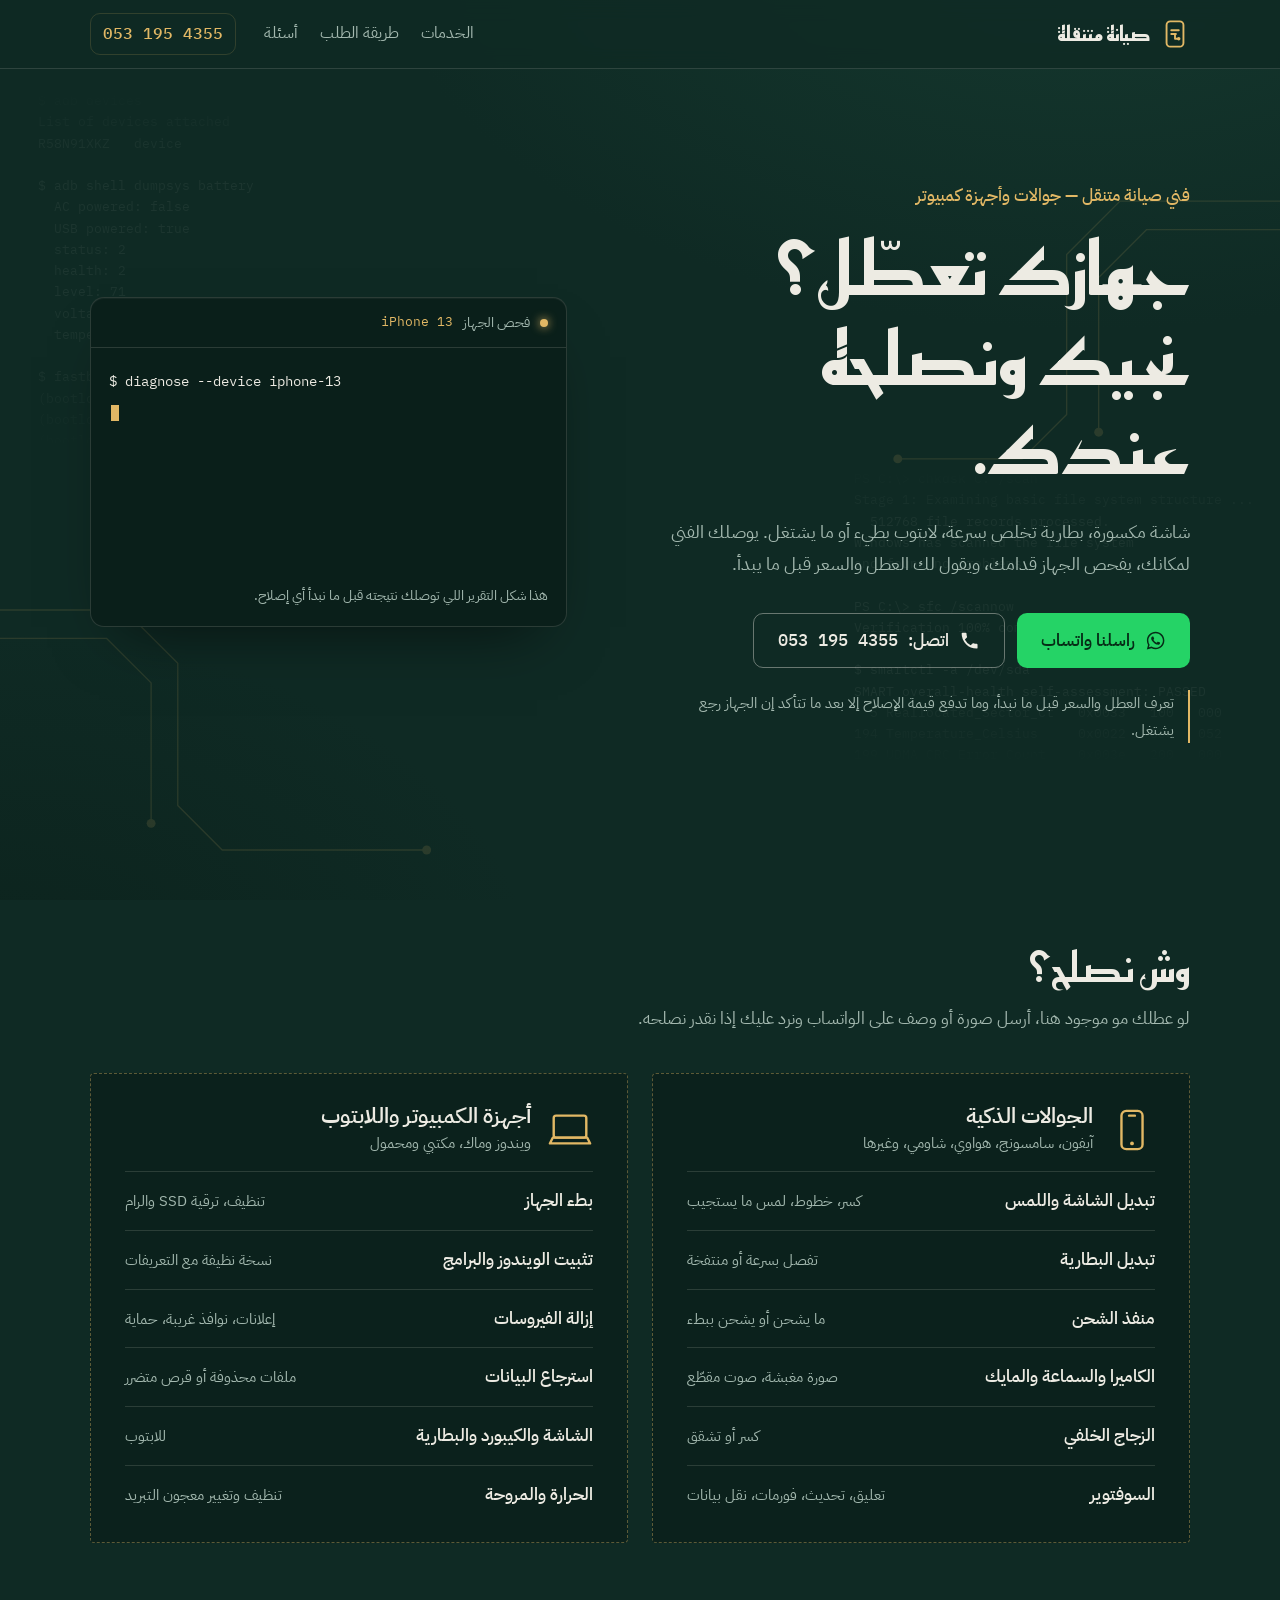
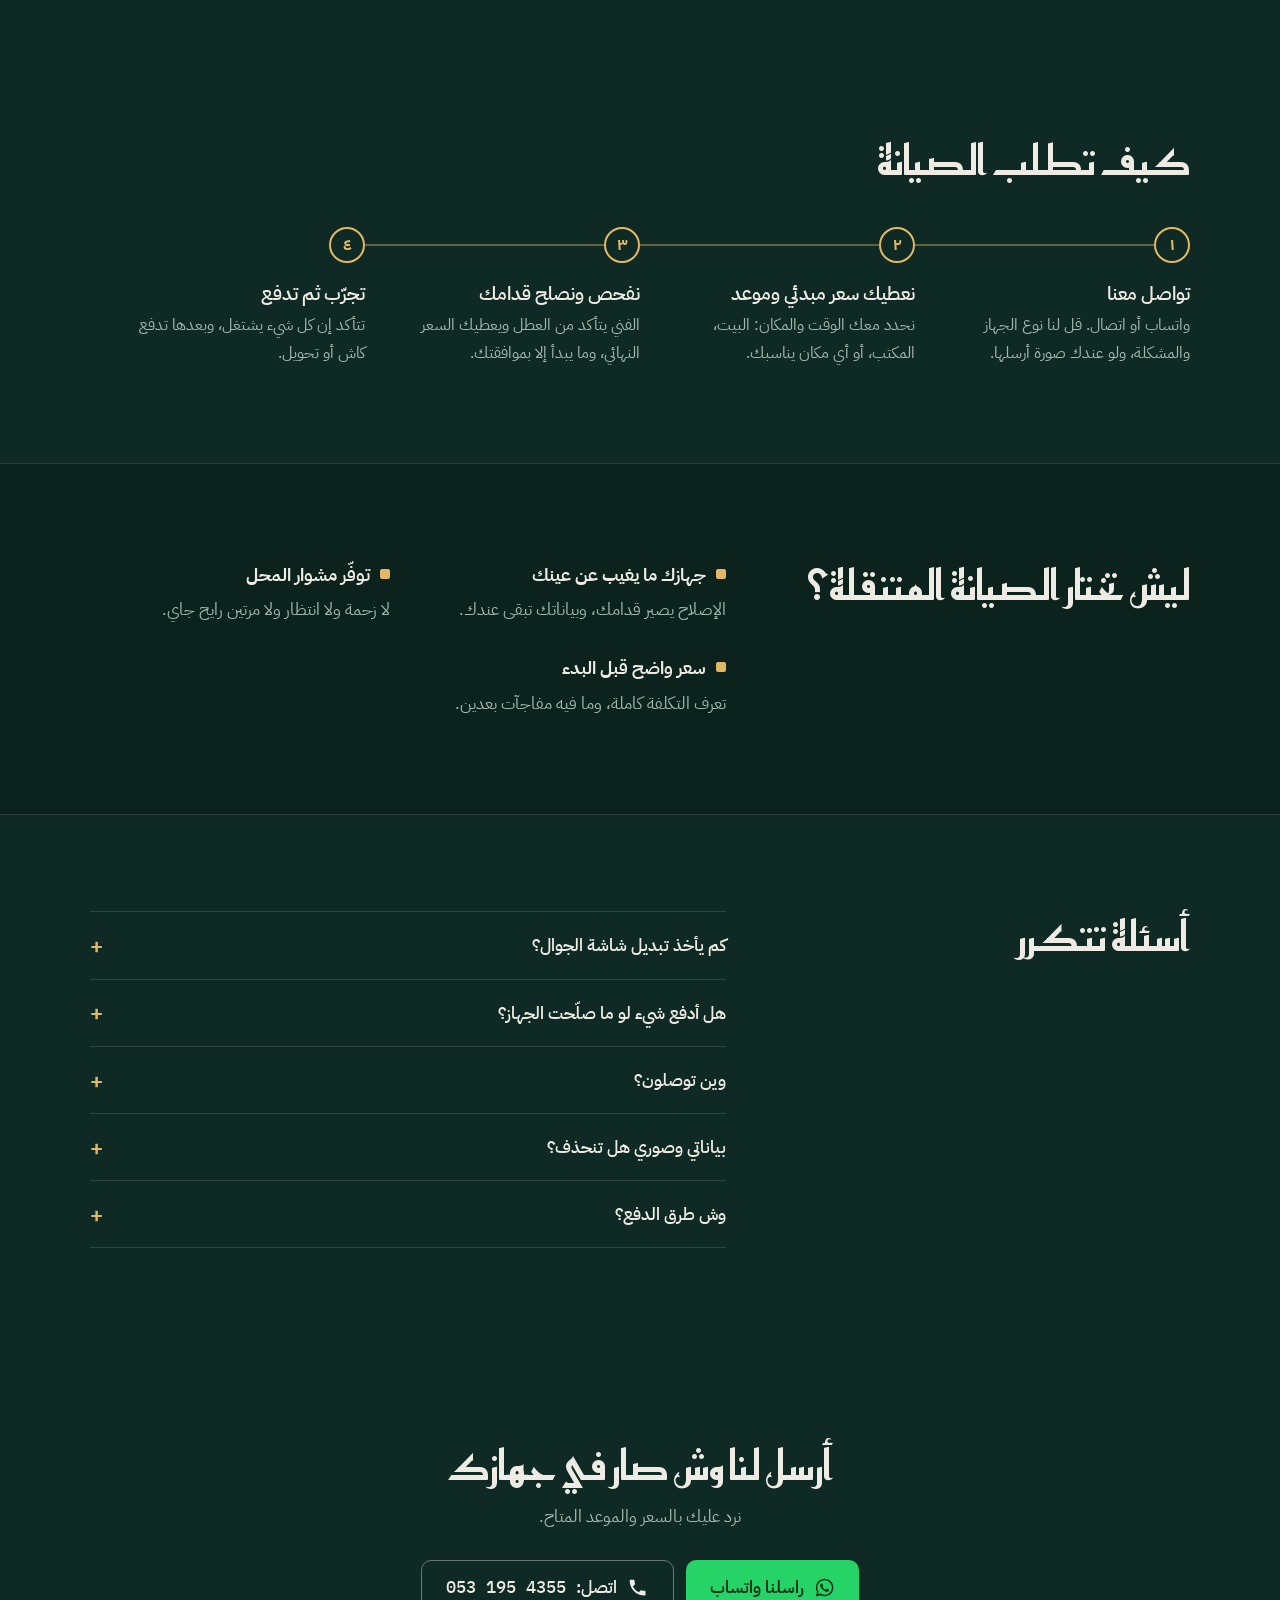
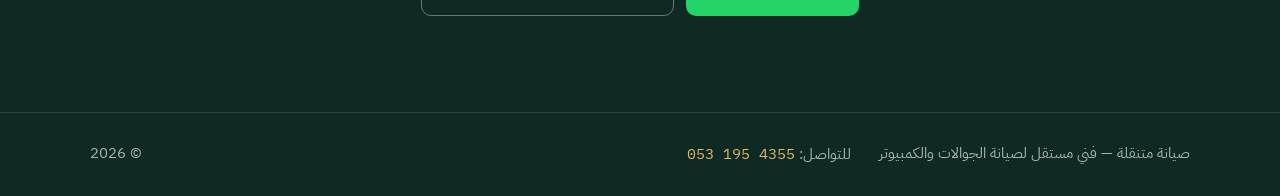
<file: index.html>
<!doctype html>
<html lang="ar" dir="rtl">
<head>
  <meta charset="utf-8">
  <meta name="viewport" content="width=device-width, initial-scale=1, viewport-fit=cover">
  <title>صيانة متنقلة | جوالات وكمبيوتر — نصلحها عندك</title>
  <meta name="description" content="صيانة جوالات وأجهزة كمبيوتر في موقعك: شاشات، بطاريات، منافذ شحن، بطء الأجهزة، الفيروسات، استرجاع البيانات. تواصل واتساب أو اتصل على 0531954355.">
  <meta name="theme-color" content="#0F2A24">
  <meta property="og:title" content="صيانة متنقلة — جوالات وكمبيوتر، نصلحها عندك">
  <meta property="og:description" content="فني يجيك لمكانك. اتصل أو راسلنا واتساب: 0531954355">
  <meta property="og:type" content="website">
  <meta property="og:url" content="https://siyanah.pages.dev/">
  <meta property="og:image" content="https://siyanah.pages.dev/og.png">
  <meta property="og:image:width" content="1200">
  <meta property="og:image:height" content="630">
  <meta name="twitter:card" content="summary_large_image">
  <link rel="canonical" href="https://siyanah.pages.dev/">
  <meta property="og:locale" content="ar_SA">
  <link rel="icon" href="favicon.svg" type="image/svg+xml">
  <link rel="preconnect" href="https://fonts.googleapis.com">
  <link rel="preconnect" href="https://fonts.gstatic.com" crossorigin>
  <link href="https://fonts.googleapis.com/css2?family=IBM+Plex+Mono:wght@400;500&family=IBM+Plex+Sans+Arabic:wght@400;500;600;700&family=Reem+Kufi:wght@500;600;700&display=swap" rel="stylesheet">
  <link rel="stylesheet" href="styles.css">
  <script type="application/ld+json">
  {
    "@context": "https://schema.org",
    "@type": "Service",
    "name": "صيانة متنقلة — جوالات وكمبيوتر",
    "serviceType": "صيانة الجوالات الذكية وأجهزة الكمبيوتر في موقع العميل",
    "url": "https://siyanah.pages.dev/",
    "inLanguage": "ar",
    "provider": { "@type": "Person", "name": "فني صيانة متنقل", "telephone": "+966531954355" }
  }
  </script>
</head>
<body>
  <svg width="0" height="0" style="position:absolute" aria-hidden="true">
    <symbol id="i-wa" viewBox="0 0 24 24"><path fill="currentColor" d="M12.04 2C6.58 2 2.13 6.45 2.13 11.91c0 1.75.46 3.45 1.32 4.95L2.05 22l5.25-1.38a9.9 9.9 0 0 0 4.74 1.21c5.46 0 9.91-4.45 9.91-9.91S17.5 2 12.04 2Zm0 18.15c-1.48 0-2.93-.4-4.2-1.15l-.3-.18-3.12.82.83-3.04-.2-.31a8.2 8.2 0 0 1-1.26-4.38c0-4.54 3.7-8.24 8.25-8.24 4.54 0 8.24 3.7 8.24 8.24 0 4.55-3.7 8.24-8.24 8.24Zm4.52-6.16c-.25-.12-1.47-.72-1.69-.81-.23-.08-.39-.12-.56.13-.17.25-.64.81-.78.97-.14.17-.29.19-.54.06-.25-.12-1.05-.39-1.99-1.23-.74-.66-1.23-1.47-1.38-1.72-.14-.25-.02-.38.11-.51.11-.11.25-.29.37-.43.13-.15.17-.25.25-.42.08-.17.04-.31-.02-.43-.06-.13-.56-1.34-.76-1.84-.2-.48-.41-.42-.56-.43h-.48c-.17 0-.43.06-.66.31-.22.25-.86.85-.86 2.07 0 1.22.89 2.4 1.01 2.56.12.17 1.75 2.67 4.23 3.74.59.26 1.05.41 1.41.52.59.19 1.13.16 1.56.1.48-.07 1.47-.6 1.67-1.18.21-.58.21-1.07.14-1.18-.06-.1-.22-.16-.47-.28Z"/></symbol>
    <symbol id="i-call" viewBox="0 0 24 24"><path fill="currentColor" d="M6.6 10.8a15.1 15.1 0 0 0 6.6 6.6l2.2-2.2c.3-.3.7-.4 1-.2 1.1.4 2.3.6 3.6.6.6 0 1 .4 1 1V20c0 .6-.4 1-1 1A17 17 0 0 1 3 4c0-.6.4-1 1-1h3.5c.6 0 1 .4 1 1 0 1.3.2 2.5.6 3.6.1.3 0 .7-.2 1l-2.3 2.2Z"/></symbol>
  </svg>

  <!-- Background: circuit traces + faint diagnostic code -->
  <div class="board" aria-hidden="true">
    <svg class="traces" xmlns="http://www.w3.org/2000/svg" preserveAspectRatio="xMidYMid slice" viewBox="0 0 1440 1600">
      <g fill="none" stroke="currentColor" stroke-width="1.5" stroke-linecap="round" stroke-linejoin="round">
        <path d="M-10 180 H260 L320 240 H620 L660 200 H900"/>
        <path d="M-10 214 H240 L300 274 H560"/>
        <path d="M1450 120 H1180 L1120 180 H980 L940 140 H860"/>
        <path d="M1450 520 H1260 L1200 580 V760 L1150 810 H1010"/>
        <path d="M1450 552 H1290 L1236 606 V780"/>
        <path d="M-10 980 H140 L200 1040 V1200 L250 1250 H480"/>
        <path d="M-10 1012 H120 L170 1062 V1220"/>
        <path d="M1450 1320 H1100 L1040 1380 H760 L720 1420 H600"/>
        <path d="M620 1600 V1500 L680 1440 H900"/>
        <path d="M80 1600 V1480 L140 1420 H330"/>
      </g>
      <g fill="currentColor">
        <circle cx="900" cy="200" r="5"/><circle cx="560" cy="274" r="5"/>
        <circle cx="860" cy="140" r="5"/><circle cx="1010" cy="810" r="5"/>
        <circle cx="1236" cy="780" r="5"/><circle cx="480" cy="1250" r="5"/>
        <circle cx="170" cy="1220" r="5"/><circle cx="600" cy="1420" r="5"/>
        <circle cx="900" cy="1440" r="5"/><circle cx="330" cy="1420" r="5"/>
      </g>
    </svg>
    <pre class="code code--a">$ adb devices
List of devices attached
R58N91XKZ   device

$ adb shell dumpsys battery
  AC powered: false
  USB powered: true
  status: 2
  health: 2
  level: 71
  voltage: 3841
  temperature: 312

$ fastboot getvar all
(bootloader) version-baseband: g5123b
(bootloader) unlocked: no
(bootloader) slot-count: 2</pre>
    <pre class="code code--b">PS C:\&gt; chkdsk C: /scan
Stage 1: Examining basic file system structure ...
  512768 file records processed.
Windows has scanned the file system
and found no problems.

PS C:\&gt; sfc /scannow
Verification 100% complete.

$ smartctl -a /dev/sda
SMART overall-health self-assessment: PASSED
  5 Reallocated_Sector_Ct   0x0033   100   000
194 Temperature_Celsius     0x0022   036   052
199 UDMA_CRC_Error_Count    0x003e   200   000</pre>
    <pre class="code code--c">function diagnose(device) {
  const report = [];
  for (const part of device.parts) {
    if (!part.ok()) report.push(part.id);
  }
  return report.length ? repair(report) : "OK";
}

/* display: OLED 6.1in  touch: FAIL @ y&gt;1820 */
/* port:    USB-C  pins 7/12 corroded         */</pre>
  </div>

  <header class="top">
    <div class="wrap top__in">
      <a class="brand" href="#" aria-label="صيانة متنقلة — الصفحة الرئيسية">
        <svg class="brand__mark" viewBox="0 0 32 32" aria-hidden="true">
          <rect x="7" y="2.5" width="18" height="27" rx="4" fill="none" stroke="currentColor" stroke-width="2"/>
          <path d="M12 12h8M12 16h5M16 16v5h4" fill="none" stroke="currentColor" stroke-width="2" stroke-linecap="round" stroke-linejoin="round"/>
          <circle cx="20" cy="21" r="1.8" fill="currentColor"/>
        </svg>
        <span>صيانة متنقلة</span>
      </a>
      <nav class="nav" aria-label="روابط الصفحة">
        <a href="#services">الخدمات</a>
        <a href="#how">طريقة الطلب</a>
        <a href="#faq">أسئلة</a>
      </nav>
      <a class="top__call js-tel" href="tel:+966531954355">
        <span class="ltr">053 195 4355</span>
      </a>
    </div>
  </header>

  <main>
    <section class="hero">
      <div class="wrap hero__in">
        <div class="hero__text">
          <p class="hero__kicker">فني صيانة متنقل — جوالات وأجهزة كمبيوتر</p>
          <h1>جهازك تعطّل؟<br>نجيك ونصلحه عندك.</h1>
          <p class="hero__lead">
            شاشة مكسورة، بطارية تخلص بسرعة، لابتوب بطيء أو ما يشتغل.
            يوصلك الفني لمكانك، يفحص الجهاز قدامك، ويقول لك العطل والسعر قبل ما يبدأ.
          </p>
          <div class="cta">
            <a class="btn btn--wa js-wa" href="https://wa.me/966531954355?text=%D8%A7%D9%84%D8%B3%D9%84%D8%A7%D9%85%20%D8%B9%D9%84%D9%8A%D9%83%D9%85%20%D9%88%D8%B1%D8%AD%D9%85%D8%A9%20%D8%A7%D9%84%D9%84%D9%87%D8%8C%20%D8%A3%D8%B1%D9%8A%D8%AF%20%D8%A7%D9%84%D8%A7%D8%B3%D8%AA%D9%81%D8%B3%D8%A7%D8%B1%20%D8%B9%D9%86%20%D8%AE%D8%AF%D9%85%D8%A7%D8%AA%20%D8%A7%D9%84%D8%B5%D9%8A%D8%A7%D9%86%D8%A9" target="_blank" rel="noopener">
              <svg class="ico" aria-hidden="true"><use href="#i-wa"/></svg>
              راسلنا واتساب
            </a>
            <a class="btn btn--call js-tel" href="tel:+966531954355">
              <svg class="ico" aria-hidden="true"><use href="#i-call"/></svg>
              اتصل: <span class="ltr">053 195 4355</span>
            </a>
          </div>
          <p class="hero__note">تعرف العطل والسعر قبل ما نبدأ، وما تدفع قيمة الإصلاح إلا بعد ما تتأكد إن الجهاز رجع يشتغل.</p>
        </div>

        <figure class="scope" aria-label="مثال على فحص جهاز">
          <div class="scope__bar">
            <span class="scope__led" aria-hidden="true"></span>
            <span class="scope__title">فحص الجهاز</span>
            <span class="scope__device js-scope-device">iPhone 13</span>
          </div>
          <ol class="scope__log js-scope-log" aria-live="off">
            <li><code>$ diagnose --device iphone-13</code></li>
            <li><code>display ........ touch fail (bottom)</code></li>
            <li><code>battery ........ health 71%</code></li>
            <li><code>port ........... ok</code></li>
            <li class="scope__result">النتيجة: تبديل شاشة + بطارية — ساعة تقريباً، في موقعك.</li>
          </ol>
          <figcaption class="scope__cap">هذا شكل التقرير اللي توصلك نتيجته قبل ما نبدأ أي إصلاح.</figcaption>
        </figure>
      </div>
    </section>

    <section class="services" id="services" aria-labelledby="services-h">
      <div class="wrap">
        <h2 id="services-h">وش نصلح؟</h2>
        <p class="section-lead">لو عطلك مو موجود هنا، أرسل صورة أو وصف على الواتساب ونرد عليك إذا نقدر نصلحه.</p>

        <div class="svc">
          <article class="svc__panel">
            <header class="svc__head">
              <svg viewBox="0 0 48 48" aria-hidden="true"><rect x="13" y="4" width="22" height="40" rx="5" fill="none" stroke="currentColor" stroke-width="2.5"/><path d="M21 9h6" stroke="currentColor" stroke-width="2.5" stroke-linecap="round"/><circle cx="24" cy="38" r="2" fill="currentColor"/></svg>
              <div>
                <h3>الجوالات الذكية</h3>
                <p>آيفون، سامسونج، هواوي، شاومي، وغيرها</p>
              </div>
            </header>
            <ul class="svc__list">
              <li><span>تبديل الشاشة واللمس</span><small>كسر، خطوط، لمس ما يستجيب</small></li>
              <li><span>تبديل البطارية</span><small>تفصل بسرعة أو منتفخة</small></li>
              <li><span>منفذ الشحن</span><small>ما يشحن أو يشحن ببطء</small></li>
              <li><span>الكاميرا والسماعة والمايك</span><small>صورة مغبشة، صوت مقطّع</small></li>
              <li><span>الزجاج الخلفي</span><small>كسر أو تشقق</small></li>
              <li><span>السوفتوير</span><small>تعليق، تحديث، فورمات، نقل بيانات</small></li>
            </ul>
          </article>

          <article class="svc__panel">
            <header class="svc__head">
              <svg viewBox="0 0 48 48" aria-hidden="true"><rect x="7" y="9" width="34" height="23" rx="2.5" fill="none" stroke="currentColor" stroke-width="2.5"/><path d="M3 38h42l-3-6H6Z" fill="none" stroke="currentColor" stroke-width="2.5" stroke-linejoin="round"/></svg>
              <div>
                <h3>أجهزة الكمبيوتر واللابتوب</h3>
                <p>ويندوز وماك، مكتبي ومحمول</p>
              </div>
            </header>
            <ul class="svc__list">
              <li><span>بطء الجهاز</span><small>تنظيف، ترقية SSD والرام</small></li>
              <li><span>تثبيت الويندوز والبرامج</span><small>نسخة نظيفة مع التعريفات</small></li>
              <li><span>إزالة الفيروسات</span><small>إعلانات، نوافذ غريبة، حماية</small></li>
              <li><span>استرجاع البيانات</span><small>ملفات محذوفة أو قرص متضرر</small></li>
              <li><span>الشاشة والكيبورد والبطارية</span><small>للابتوب</small></li>
              <li><span>الحرارة والمروحة</span><small>تنظيف وتغيير معجون التبريد</small></li>
            </ul>
          </article>
        </div>
      </div>
    </section>

    <section class="how" id="how" aria-labelledby="how-h">
      <div class="wrap">
        <h2 id="how-h">كيف تطلب الصيانة</h2>
        <ol class="steps">
          <li>
            <h3>تواصل معنا</h3>
            <p>واتساب أو اتصال. قل لنا نوع الجهاز والمشكلة، ولو عندك صورة أرسلها.</p>
          </li>
          <li>
            <h3>نعطيك سعر مبدئي وموعد</h3>
            <p>نحدد معك الوقت والمكان: البيت، المكتب، أو أي مكان يناسبك.</p>
          </li>
          <li>
            <h3>نفحص ونصلح قدامك</h3>
            <p>الفني يتأكد من العطل ويعطيك السعر النهائي، وما يبدأ إلا بموافقتك.</p>
          </li>
          <li>
            <h3>تجرّب ثم تدفع</h3>
            <p>تتأكد إن كل شيء يشتغل، وبعدها تدفع كاش أو تحويل.</p>
          </li>
        </ol>
      </div>
    </section>

    <section class="trust" aria-labelledby="trust-h">
      <div class="wrap trust__in">
        <h2 id="trust-h">ليش تختار الصيانة المتنقلة؟</h2>
        <dl class="trust__list">
          <div>
            <dt>جهازك ما يغيب عن عينك</dt>
            <dd>الإصلاح يصير قدامك، وبياناتك تبقى عندك.</dd>
          </div>
          <div>
            <dt>توفّر مشوار المحل</dt>
            <dd>لا زحمة ولا انتظار ولا مرتين رايح جاي.</dd>
          </div>
          <div>
            <dt>سعر واضح قبل البدء</dt>
            <dd>تعرف التكلفة كاملة، وما فيه مفاجآت بعدين.</dd>
          </div>
        </dl>
      </div>
    </section>

    <section class="faq" id="faq" aria-labelledby="faq-h">
      <div class="wrap faq__in">
        <h2 id="faq-h">أسئلة تتكرر</h2>
        <div class="faq__list">
          <details>
            <summary>كم يأخذ تبديل شاشة الجوال؟</summary>
            <p>غالباً بين نص ساعة وساعة حسب الموديل، إذا كانت القطعة متوفرة. نؤكد لك المدة قبل الموعد.</p>
          </details>
          <details>
            <summary>هل أدفع شيء لو ما صلّحت الجهاز؟</summary>
            <p>إذا فيه رسوم مشوار، نقول لك قيمتها في الواتساب قبل ما نحدد الموعد، وهي كل اللي تدفعه لو قررت ما تصلح. ما فيه أي مبلغ ثاني بدون موافقتك.</p>
          </details>
          <details>
            <summary>وين توصلون؟</summary>
            <p>نجيك في البيت أو المكتب. أرسل موقعك على الواتساب، ونؤكد لك مباشرة إذا نوصل لمنطقتك ومتى أقرب موعد.</p>
          </details>
          <details>
            <summary>بياناتي وصوري هل تنحذف؟</summary>
            <p>أغلب الإصلاحات ما تمس البيانات. إذا كان الإصلاح يحتاج فورمات، نبلغك قبلها ونساعدك تاخذ نسخة احتياطية.</p>
          </details>
          <details>
            <summary>وش طرق الدفع؟</summary>
            <p>كاش أو تحويل بنكي، بعد ما تتأكد إن الجهاز يشتغل.</p>
          </details>
        </div>
      </div>
    </section>

    <section class="final" aria-labelledby="final-h">
      <div class="wrap final__in">
        <h2 id="final-h">أرسل لنا وش صار في جهازك</h2>
        <p>نرد عليك بالسعر والموعد المتاح.</p>
        <div class="cta cta--center">
          <a class="btn btn--wa js-wa" href="https://wa.me/966531954355?text=%D8%A7%D9%84%D8%B3%D9%84%D8%A7%D9%85%20%D8%B9%D9%84%D9%8A%D9%83%D9%85%20%D9%88%D8%B1%D8%AD%D9%85%D8%A9%20%D8%A7%D9%84%D9%84%D9%87%D8%8C%20%D8%A3%D8%B1%D9%8A%D8%AF%20%D8%A7%D9%84%D8%A7%D8%B3%D8%AA%D9%81%D8%B3%D8%A7%D8%B1%20%D8%B9%D9%86%20%D8%AE%D8%AF%D9%85%D8%A7%D8%AA%20%D8%A7%D9%84%D8%B5%D9%8A%D8%A7%D9%86%D8%A9" target="_blank" rel="noopener">
            <svg class="ico" aria-hidden="true"><use href="#i-wa"/></svg>
            راسلنا واتساب
          </a>
          <a class="btn btn--call js-tel" href="tel:+966531954355">
            <svg class="ico" aria-hidden="true"><use href="#i-call"/></svg>
            اتصل: <span class="ltr">053 195 4355</span>
          </a>
        </div>
      </div>
    </section>
  </main>

  <footer class="foot">
    <div class="wrap foot__in">
      <p>صيانة متنقلة — فني مستقل لصيانة الجوالات والكمبيوتر</p>
      <p>للتواصل: <a class="js-tel" href="tel:+966531954355"><span class="ltr">053 195 4355</span></a></p>
      <p class="foot__year">© <span class="js-year">2026</span></p>
    </div>
  </footer>

  <!-- Mobile quick-contact bar -->
  <div class="dock" role="navigation" aria-label="تواصل سريع">
    <a class="dock__wa js-wa" href="https://wa.me/966531954355?text=%D8%A7%D9%84%D8%B3%D9%84%D8%A7%D9%85%20%D8%B9%D9%84%D9%8A%D9%83%D9%85%20%D9%88%D8%B1%D8%AD%D9%85%D8%A9%20%D8%A7%D9%84%D9%84%D9%87%D8%8C%20%D8%A3%D8%B1%D9%8A%D8%AF%20%D8%A7%D9%84%D8%A7%D8%B3%D8%AA%D9%81%D8%B3%D8%A7%D8%B1%20%D8%B9%D9%86%20%D8%AE%D8%AF%D9%85%D8%A7%D8%AA%20%D8%A7%D9%84%D8%B5%D9%8A%D8%A7%D9%86%D8%A9" target="_blank" rel="noopener">واتساب</a>
    <a class="dock__call js-tel" href="tel:+966531954355">اتصال</a>
  </div>

  <script src="script.js" defer></script>
</body>
</html>
</file>
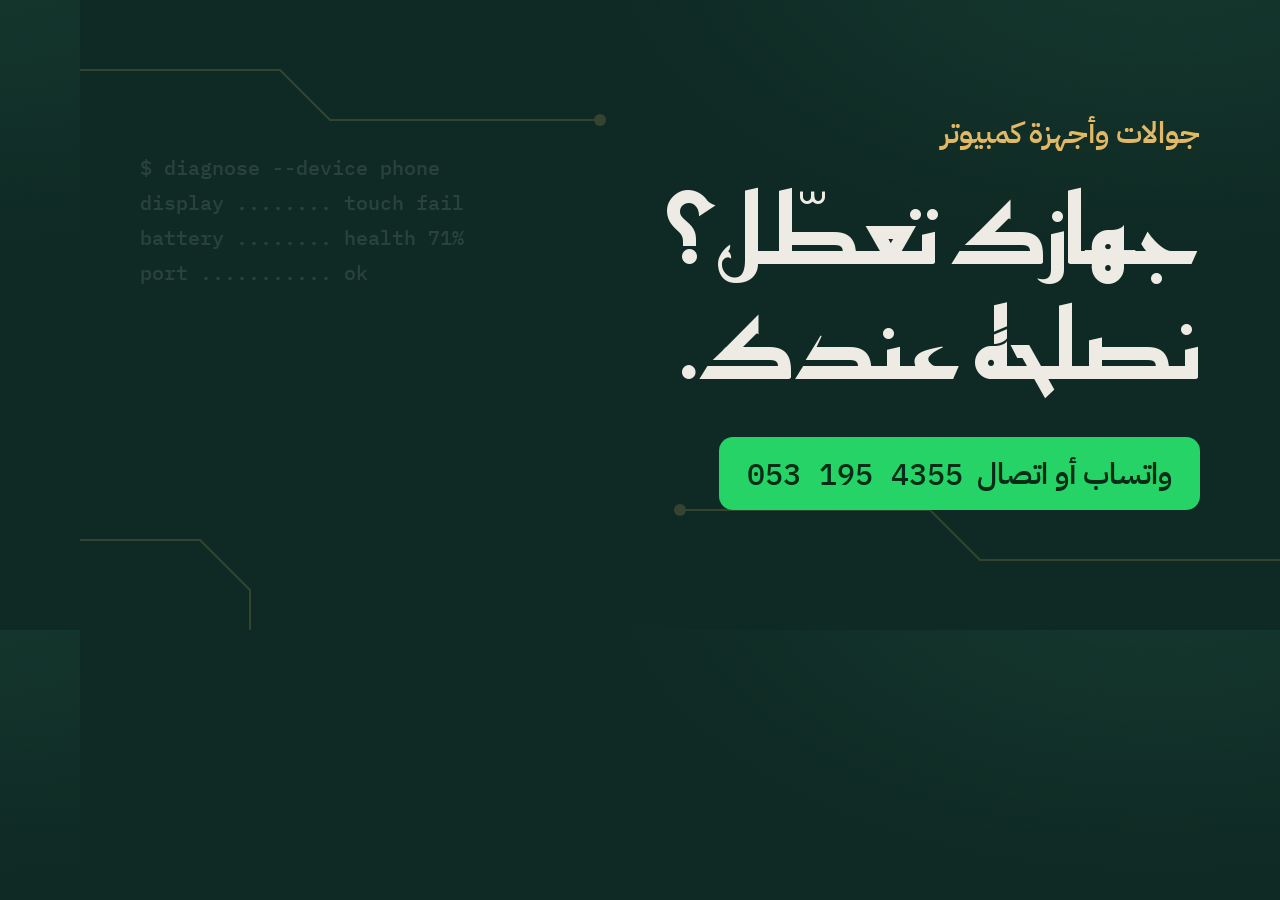
<file: og.html>
<!doctype html><html lang="ar" dir="rtl"><head><meta charset="utf-8">
<link href="https://fonts.googleapis.com/css2?family=IBM+Plex+Mono:wght@500&family=IBM+Plex+Sans+Arabic:wght@500;600&family=Reem+Kufi:wght@700&display=swap" rel="stylesheet">
<style>
html,body{margin:0;width:1200px;height:630px;overflow:hidden}
body{background:radial-gradient(900px 500px at 90% -10%,#15392F,transparent 60%),#0F2A24;color:#EDEBE3;font-family:"IBM Plex Sans Arabic";position:relative}
svg.t{position:absolute;inset:0;color:#E2B865;opacity:.18}
pre{position:absolute;left:60px;top:150px;margin:0;direction:ltr;font:500 20px/1.75 "IBM Plex Mono";color:#EDEBE3;opacity:.12}
.in{position:absolute;right:80px;top:110px;width:760px}
.k{color:#E2B865;font-size:30px;font-weight:600;margin:0 0 18px}
h1{font-family:"Reem Kufi";font-size:96px;line-height:1.2;margin:0 0 34px}
.ph{display:inline-flex;gap:14px;align-items:center;background:#25D366;color:#062B16;border-radius:14px;padding:14px 28px;font-weight:600;font-size:30px}
.ph b{direction:ltr;font-family:"IBM Plex Mono";font-weight:500}
</style></head><body>
<svg class="t" viewBox="0 0 1200 630"><g fill="none" stroke="currentColor" stroke-width="2"><path d="M-10 70H200L250 120H520"/><path d="M1210 560H900L850 510H600"/><path d="M-10 540H120L170 590V640"/></g><g fill="currentColor"><circle cx="520" cy="120" r="6"/><circle cx="600" cy="510" r="6"/></g></svg>
<pre>$ diagnose --device phone
display ........ touch fail
battery ........ health 71%
port ........... ok</pre>
<div class="in"><p class="k">جوالات وأجهزة كمبيوتر</p><h1>جهازك تعطّل؟<br>نصلحه عندك.</h1>
<span class="ph">واتساب أو اتصال <b>053 195 4355</b></span></div>
</body></html>
</file>
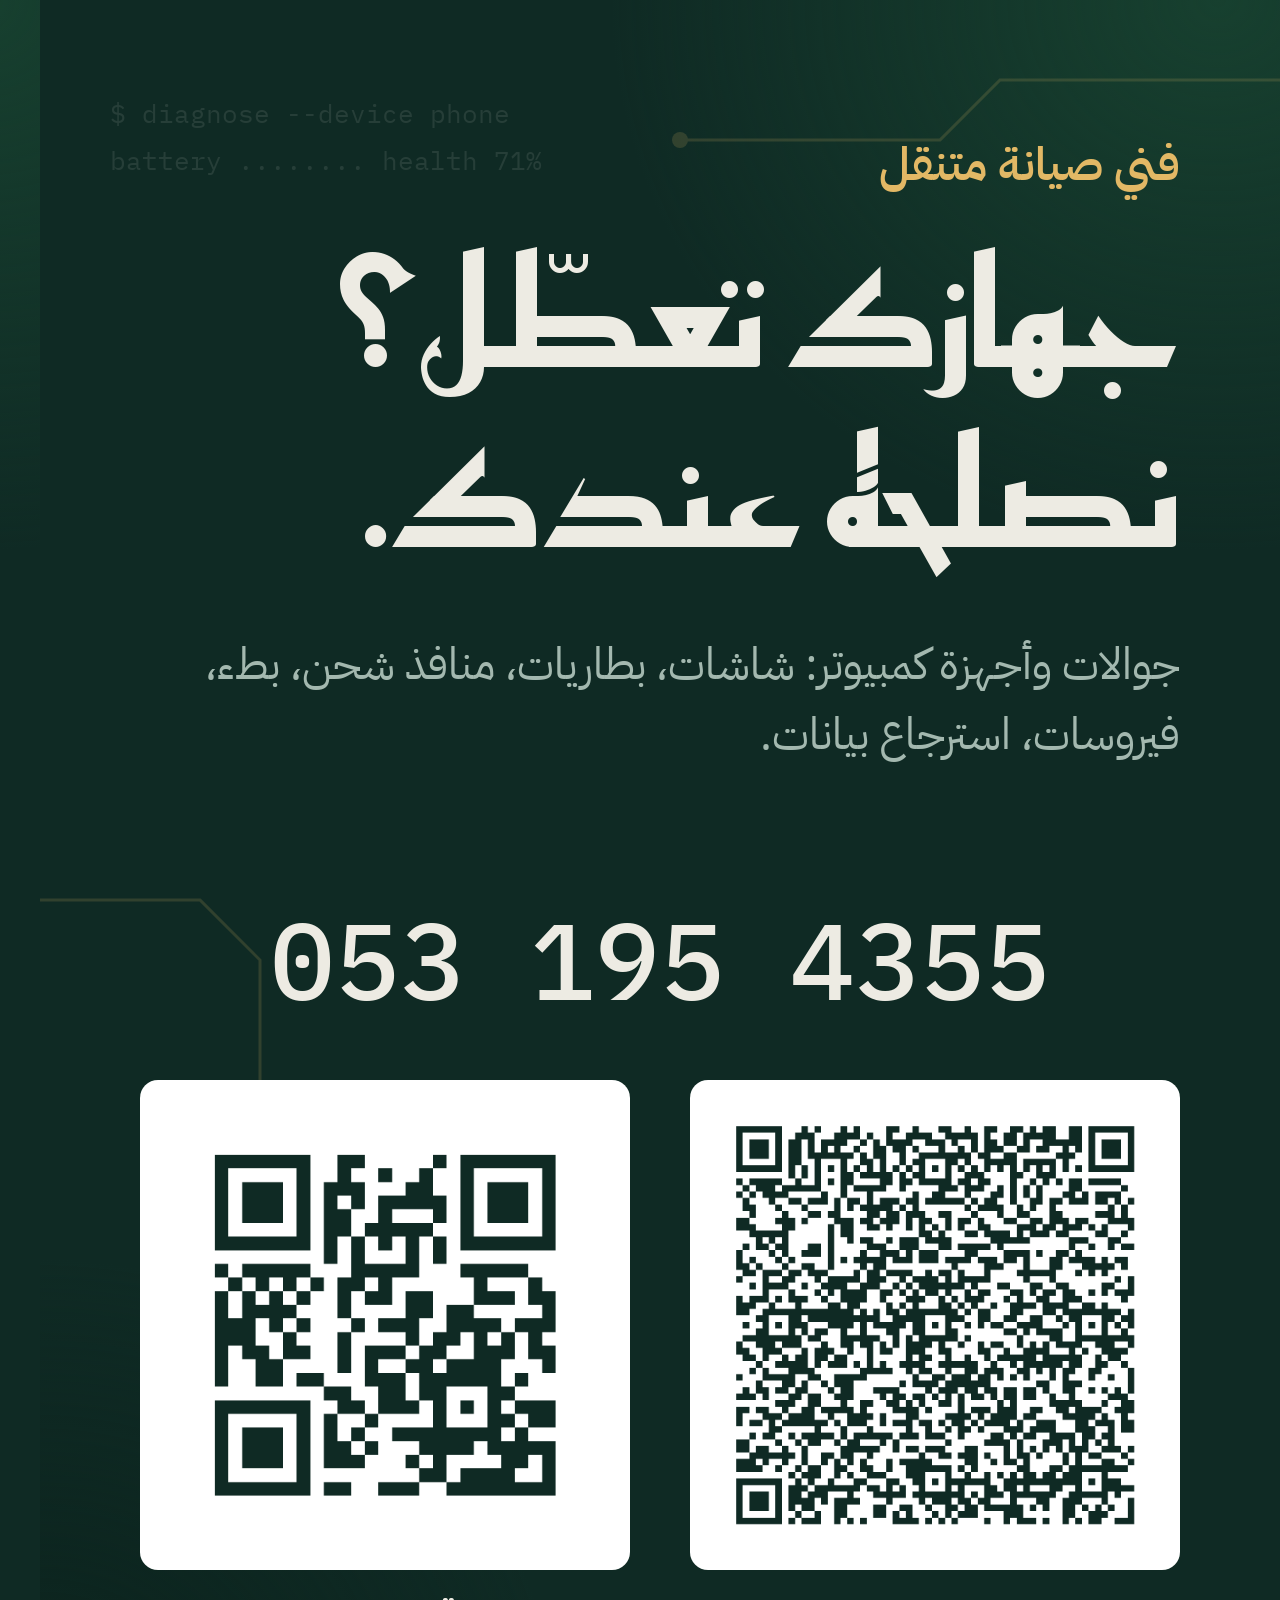
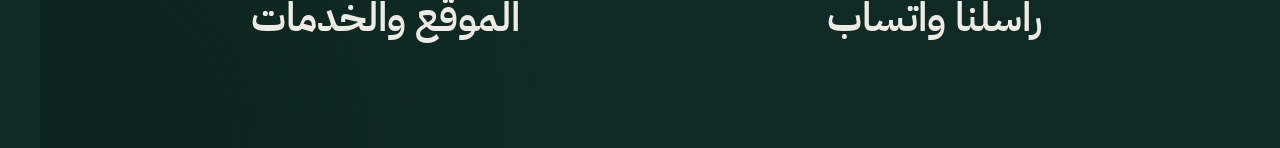
<file: kit/src/card.html>
<!doctype html>
<html lang="ar" dir="rtl"><head><meta charset="utf-8"><link rel="stylesheet" href="kit.css">
<!-- A6 portrait at 300 dpi: 105 x 148 mm = 1240 x 1748 px -->
<style>
html, body { width: 1240px; height: 1748px; }
.code { left: 70px; top: 90px; font-size: 26px; line-height: 1.8; }
.in { position: absolute; inset: 0; padding: 130px 100px 100px; display: flex; flex-direction: column; }
.kicker { font-size: 46px; margin-bottom: 26px; }
h1 { font-size: 150px; margin-bottom: 44px; }
.lead { font-size: 44px; line-height: 1.6; margin: 0 0 auto; }
.phone { font-size: 108px; color: var(--silk); margin: 0 0 50px; text-align: center; }
.qrs { display: grid; grid-template-columns: 1fr 1fr; gap: 60px; }
.qrs figure { margin: 0; text-align: center; }
.qr { width: 100%; padding: 20px; }
.qrs figcaption { margin-top: 18px; font-size: 40px; font-weight: 600; }
</style></head><body>
<svg class="traces" viewBox="0 0 1240 1748" preserveAspectRatio="none"><g fill="none" stroke="currentColor" stroke-width="3"><path d="M1250 80H960L900 140H640"/><path d="M-10 900H160L220 960V1100"/></g><g fill="currentColor"><circle cx="640" cy="140" r="8"/><circle cx="220" cy="1100" r="8"/></g></svg>
<pre class="code">$ diagnose --device phone
battery ........ health 71%</pre>
<div class="in">
  <p class="kicker">فني صيانة متنقل</p>
  <h1>جهازك تعطّل؟<br>نصلحه عندك.</h1>
  <p class="lead muted">جوالات وأجهزة كمبيوتر: شاشات، بطاريات، منافذ شحن، بطء، فيروسات، استرجاع بيانات.</p>
  <p class="phone num">053 195 4355</p>
  <div class="qrs">
    <figure><img class="qr" src="../qr-whatsapp.png" alt=""><figcaption>راسلنا واتساب</figcaption></figure>
    <figure><img class="qr" src="../qr-site.png" alt=""><figcaption>الموقع والخدمات</figcaption></figure>
  </div>
</div>
</body></html>
</file>
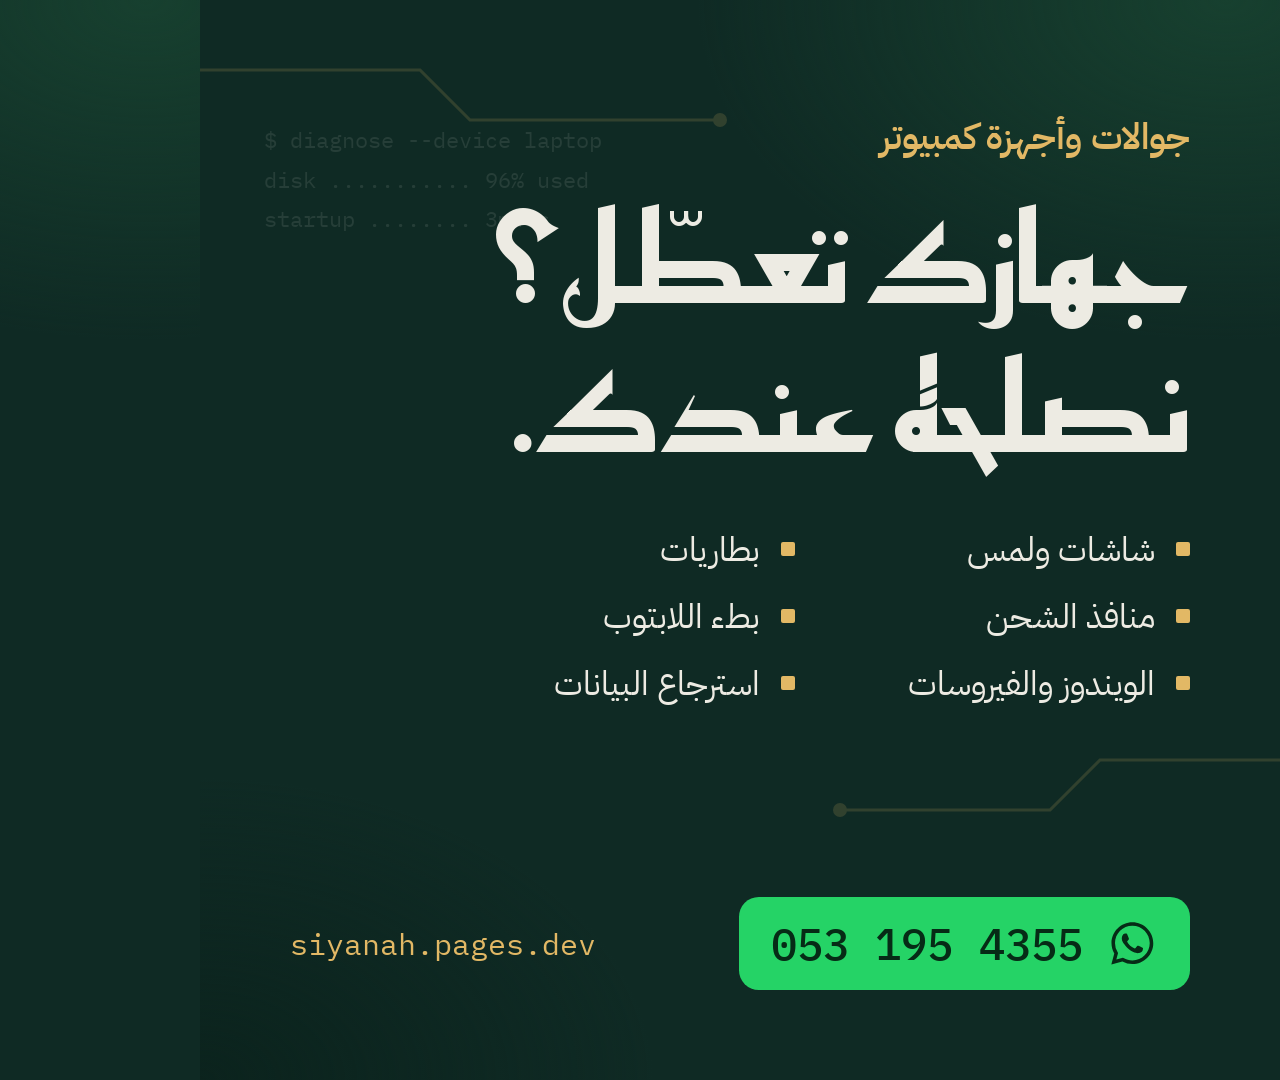
<file: kit/src/post.html>
<!doctype html>
<html lang="ar" dir="rtl"><head><meta charset="utf-8"><link rel="stylesheet" href="kit.css">
<style>
html, body { width: 1080px; height: 1080px; }
.code { left: 64px; top: 120px; font-size: 22px; line-height: 1.8; }
.in { position: absolute; inset: 0; padding: 110px 90px 90px; display: flex; flex-direction: column; }
.kicker { font-size: 36px; margin-bottom: 22px; }
h1 { font-size: 124px; margin-bottom: 40px; }
.svc { font-size: 34px; display: grid; grid-template-columns: 1fr 1fr; gap: 16px 30px; margin-bottom: auto; max-width: 760px; }
.foot { display: flex; align-items: center; justify-content: space-between; gap: 30px; }
.wa { font-size: 44px; padding: 18px 32px; }
.url { font-size: 30px; }
</style></head><body>
<svg class="traces" viewBox="0 0 1080 1080" preserveAspectRatio="none"><g fill="none" stroke="currentColor" stroke-width="3"><path d="M-10 70H220L270 120H520"/><path d="M1090 760H900L850 810H640"/></g><g fill="currentColor"><circle cx="520" cy="120" r="7"/><circle cx="640" cy="810" r="7"/></g></svg>
<pre class="code">$ diagnose --device laptop
disk ........... 96% used
startup ........ 3m40s</pre>
<div class="in">
  <p class="kicker">جوالات وأجهزة كمبيوتر</p>
  <h1>جهازك تعطّل؟<br>نصلحه عندك.</h1>
  <ul class="svc">
    <li>شاشات ولمس</li><li>بطاريات</li>
    <li>منافذ الشحن</li><li>بطء اللابتوب</li>
    <li>الويندوز والفيروسات</li><li>استرجاع البيانات</li>
  </ul>
  <div class="foot">
    <span class="wa"><svg viewBox="0 0 24 24"><path fill="currentColor" d="M12.04 2C6.58 2 2.13 6.45 2.13 11.91c0 1.75.46 3.45 1.32 4.95L2.05 22l5.25-1.38a9.9 9.9 0 0 0 4.74 1.21c5.46 0 9.91-4.45 9.91-9.91S17.5 2 12.04 2Zm0 18.15c-1.48 0-2.93-.4-4.2-1.15l-.3-.18-3.12.82.83-3.04-.2-.31a8.2 8.2 0 0 1-1.26-4.38c0-4.54 3.7-8.24 8.25-8.24 4.54 0 8.24 3.7 8.24 8.24 0 4.55-3.7 8.24-8.24 8.24Zm4.52-6.16c-.25-.12-1.47-.72-1.69-.81-.23-.08-.39-.12-.56.13-.17.25-.64.81-.78.97-.14.17-.29.19-.54.06-.25-.12-1.05-.39-1.99-1.23-.74-.66-1.23-1.47-1.38-1.72-.14-.25-.02-.38.11-.51.11-.11.25-.29.37-.43.13-.15.17-.25.25-.42.08-.17.04-.31-.02-.43-.06-.13-.56-1.34-.76-1.84-.2-.48-.41-.42-.56-.43h-.48c-.17 0-.43.06-.66.31-.22.25-.86.85-.86 2.07 0 1.22.89 2.4 1.01 2.56.12.17 1.75 2.67 4.23 3.74.59.26 1.05.41 1.41.52.59.19 1.13.16 1.56.1.48-.07 1.47-.6 1.67-1.18.21-.58.21-1.07.14-1.18-.06-.1-.22-.16-.47-.28Z"/></svg><span class="num">053 195 4355</span></span>
    <span class="url">siyanah.pages.dev</span>
  </div>
</div>
</body></html>
</file>
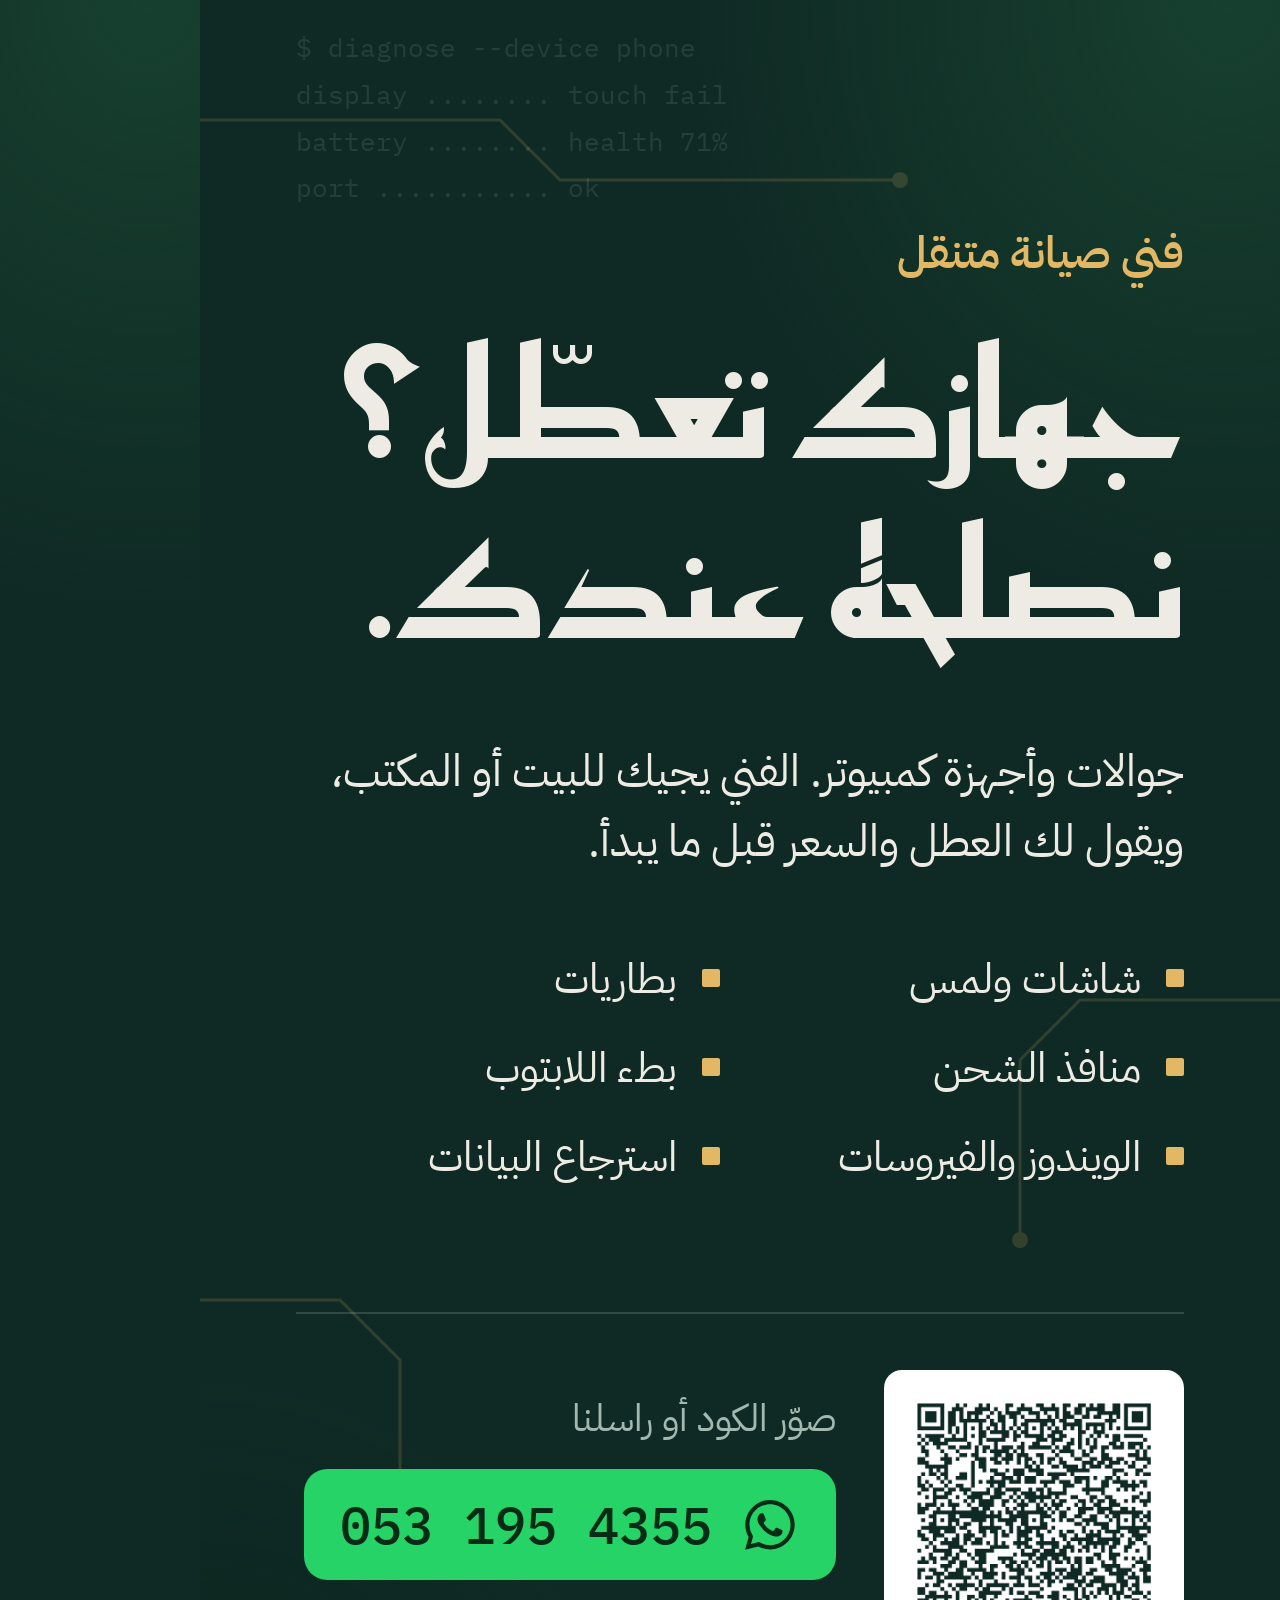
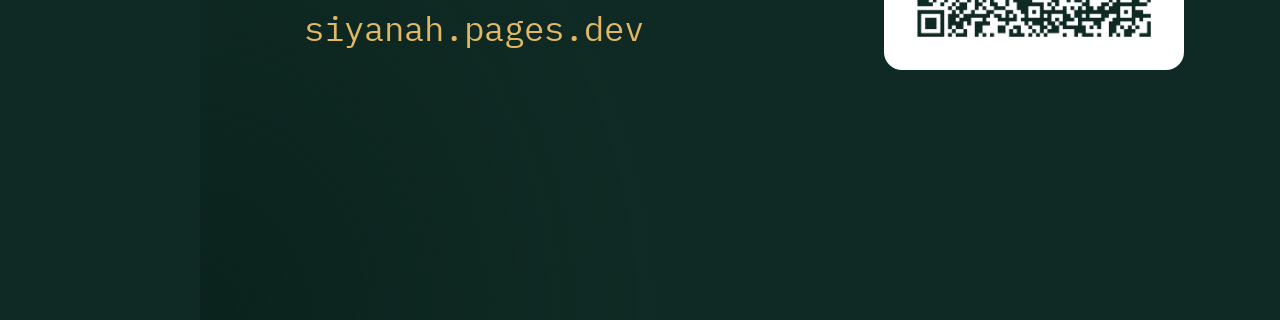
<file: kit/src/story.html>
<!doctype html>
<html lang="ar" dir="rtl"><head><meta charset="utf-8"><link rel="stylesheet" href="kit.css">
<style>
html, body { width: 1080px; height: 1920px; }
.code { left: 96px; top: 24px; font-size: 26px; line-height: 1.8; }
.in { position: absolute; inset: 0; padding: 220px 96px 250px; display: flex; flex-direction: column; }
.kicker { font-size: 44px; margin-bottom: 30px; }
h1 { font-size: 150px; margin-bottom: 60px; }
.lead { font-size: 44px; line-height: 1.6; max-width: 860px; margin: 0 0 70px; }
.svc { font-size: 42px; display: grid; grid-template-columns: 1fr 1fr; gap: 26px 40px; margin-bottom: auto; }
.foot { display: flex; align-items: center; gap: 48px; padding-top: 56px; border-top: 2px solid var(--line); }
.qr { width: 300px; height: 300px; padding: 18px; }
.cta p { margin: 0 0 22px; font-size: 38px; }
.wa { font-size: 52px; padding: 22px 36px; }
.url { font-size: 34px; margin-top: 26px; display: block; }
</style></head><body>
<svg class="traces" viewBox="0 0 1080 1920" preserveAspectRatio="none"><g fill="none" stroke="currentColor" stroke-width="3"><path d="M-10 120H300L360 180H700"/><path d="M1090 1000H880L820 1060V1240"/><path d="M-10 1300H140L200 1360V1500"/></g><g fill="currentColor"><circle cx="700" cy="180" r="8"/><circle cx="820" cy="1240" r="8"/><circle cx="200" cy="1500" r="8"/></g></svg>
<pre class="code">$ diagnose --device phone
display ........ touch fail
battery ........ health 71%
port ........... ok</pre>
<div class="in">
  <p class="kicker">فني صيانة متنقل</p>
  <h1>جهازك تعطّل؟<br>نصلحه عندك.</h1>
  <p class="lead">جوالات وأجهزة كمبيوتر. الفني يجيك للبيت أو المكتب، ويقول لك العطل والسعر قبل ما يبدأ.</p>
  <ul class="svc">
    <li>شاشات ولمس</li><li>بطاريات</li>
    <li>منافذ الشحن</li><li>بطء اللابتوب</li>
    <li>الويندوز والفيروسات</li><li>استرجاع البيانات</li>
  </ul>
  <div class="foot">
    <img class="qr" src="../qr-whatsapp.png" alt="">
    <div class="cta">
      <p class="muted">صوّر الكود أو راسلنا</p>
      <span class="wa"><svg viewBox="0 0 24 24"><path fill="currentColor" d="M12.04 2C6.58 2 2.13 6.45 2.13 11.91c0 1.75.46 3.45 1.32 4.95L2.05 22l5.25-1.38a9.9 9.9 0 0 0 4.74 1.21c5.46 0 9.91-4.45 9.91-9.91S17.5 2 12.04 2Zm0 18.15c-1.48 0-2.93-.4-4.2-1.15l-.3-.18-3.12.82.83-3.04-.2-.31a8.2 8.2 0 0 1-1.26-4.38c0-4.54 3.7-8.24 8.25-8.24 4.54 0 8.24 3.7 8.24 8.24 0 4.55-3.7 8.24-8.24 8.24Zm4.52-6.16c-.25-.12-1.47-.72-1.69-.81-.23-.08-.39-.12-.56.13-.17.25-.64.81-.78.97-.14.17-.29.19-.54.06-.25-.12-1.05-.39-1.99-1.23-.74-.66-1.23-1.47-1.38-1.72-.14-.25-.02-.38.11-.51.11-.11.25-.29.37-.43.13-.15.17-.25.25-.42.08-.17.04-.31-.02-.43-.06-.13-.56-1.34-.76-1.84-.2-.48-.41-.42-.56-.43h-.48c-.17 0-.43.06-.66.31-.22.25-.86.85-.86 2.07 0 1.22.89 2.4 1.01 2.56.12.17 1.75 2.67 4.23 3.74.59.26 1.05.41 1.41.52.59.19 1.13.16 1.56.1.48-.07 1.47-.6 1.67-1.18.21-.58.21-1.07.14-1.18-.06-.1-.22-.16-.47-.28Z"/></svg><span class="num">053 195 4355</span></span>
      <span class="url">siyanah.pages.dev</span>
    </div>
  </div>
</div>
</body></html>
</file>
<file: styles.css>
/* ------------------------------------------------------------
   صيانة متنقلة — styles
   Palette taken from the inside of a phone: solder-mask green,
   gold contact pads, silkscreen white.
------------------------------------------------------------ */
:root {
  --board: #0F2A24;        /* solder mask */
  --board-deep: #0A1F1A;
  --board-raise: #143630;
  --gold: #E2B865;         /* ENIG pads / traces */
  --gold-soft: rgba(226, 184, 101, .16);
  --silk: #EDEBE3;         /* silkscreen */
  --muted: #A3B8AF;
  --line: rgba(237, 235, 227, .14);
  --wa: #25D366;
  --wa-ink: #062B16;

  --f-body: "IBM Plex Sans Arabic", "Segoe UI", Tahoma, sans-serif;
  --f-display: "Reem Kufi", "IBM Plex Sans Arabic", sans-serif;
  --f-mono: "IBM Plex Mono", ui-monospace, Consolas, monospace;

  --wrap: 1180px;
  --gutter: clamp(16px, 4vw, 40px);
  --r-btn: 10px;
  --r-panel: 4px;
}

*, *::before, *::after { box-sizing: border-box; }

html { scroll-behavior: smooth; -webkit-text-size-adjust: 100%; }
@media (prefers-reduced-motion: reduce) { html { scroll-behavior: auto; } }

body {
  margin: 0;
  background: var(--board);
  color: var(--silk);
  font-family: var(--f-body);
  font-size: 1.0625rem;
  line-height: 1.75;
  overflow-x: hidden;
  -webkit-font-smoothing: antialiased;
}

a { color: inherit; }
h1, h2, h3 { margin: 0; font-weight: 600; line-height: 1.25; }
p { margin: 0; }
.ltr { direction: ltr; unicode-bidi: isolate; display: inline-block; }

.wrap { width: 100%; max-width: var(--wrap); margin-inline: auto; padding-inline: var(--gutter); }

:focus-visible { outline: 2px solid var(--gold); outline-offset: 3px; border-radius: 4px; }

.ico { width: 1.25em; height: 1.25em; flex: none; }

/* ---------- background board ---------- */
.board {
  position: fixed;
  inset: 0;
  z-index: -1;
  pointer-events: none;
  overflow: hidden;
  background:
    radial-gradient(1200px 700px at 85% -10%, #15392F 0%, transparent 60%),
    radial-gradient(900px 600px at 0% 110%, #0C231D 0%, transparent 60%),
    var(--board);
}
.traces {
  position: absolute; inset: 0; width: 100%; height: 100%;
  color: var(--gold);
  opacity: .13;
}
.code {
  position: absolute;
  margin: 0;
  direction: ltr;
  text-align: left;
  font-family: var(--f-mono);
  font-size: 12.5px;
  line-height: 1.7;
  color: var(--silk);
  opacity: .055;
  white-space: pre;
  -webkit-mask-image: linear-gradient(to bottom, transparent, #000 18%, #000 75%, transparent);
          mask-image: linear-gradient(to bottom, transparent, #000 18%, #000 75%, transparent);
}
.code--a { top: 90px;  left: 3vw; }
.code--b { top: 52vh;  right: 2vw; }
.code--c { top: 118vh; left: 22vw; }

/* ---------- header ---------- */
.top {
  position: sticky; top: 0; z-index: 20;
  background: rgba(15, 42, 36, .82);
  -webkit-backdrop-filter: blur(10px);
          backdrop-filter: blur(10px);
  border-bottom: 1px solid var(--line);
}
.top__in { display: flex; align-items: center; gap: 28px; min-height: 68px; }
.brand {
  display: inline-flex; align-items: center; gap: 10px;
  text-decoration: none;
  font-family: var(--f-display); font-weight: 700; font-size: 1.3rem;
}
.brand__mark { width: 30px; height: 30px; color: var(--gold); }
.nav { display: flex; gap: 22px; margin-inline-start: auto; }
.nav a { text-decoration: none; color: var(--muted); font-size: .98rem; }
.nav a:hover { color: var(--silk); }
.top__call {
  font-family: var(--f-mono); font-weight: 500; font-size: .98rem;
  text-decoration: none; color: var(--gold);
  padding: 6px 12px; border: 1px solid var(--gold-soft); border-radius: var(--r-btn);
}
.top__call:hover { background: var(--gold-soft); }

/* ---------- buttons ---------- */
.cta { display: flex; flex-wrap: wrap; gap: 12px; }
.btn {
  display: inline-flex; align-items: center; justify-content: center; gap: 10px;
  min-height: 54px; padding: 12px 24px;
  border-radius: var(--r-btn);
  font-weight: 600; font-size: 1.06rem;
  text-decoration: none;
  transition: transform .15s ease, background-color .15s ease, border-color .15s ease;
}
.btn:active { transform: translateY(1px); }
.btn--wa { background: var(--wa); color: var(--wa-ink); }
.btn--wa:hover { background: #3BE07A; }
.btn--call { color: var(--silk); border: 1.5px solid rgba(237, 235, 227, .4); }
.btn--call:hover { border-color: var(--gold); color: var(--gold); }
.btn--call .ltr { font-family: var(--f-mono); font-weight: 500; }

/* ---------- hero ---------- */
.hero { padding-block: clamp(48px, 9vw, 112px) clamp(56px, 8vw, 104px); }
.hero__in {
  display: grid;
  grid-template-columns: minmax(0, 1.08fr) minmax(0, .92fr);
  gap: clamp(32px, 5vw, 72px);
  align-items: center;
}
.hero__kicker { color: var(--gold); font-weight: 500; margin-bottom: 14px; }
.hero h1 {
  font-family: var(--f-display);
  font-weight: 700;
  font-size: clamp(2.5rem, 6.2vw, 4.6rem);
  line-height: 1.22;
  margin-bottom: 22px;
}
.hero__lead { color: var(--muted); font-size: 1.15rem; max-width: 34em; margin-bottom: 32px; }
.hero__note {
  margin-top: 22px; max-width: 34em;
  font-size: .95rem; color: var(--muted);
  padding-inline-start: 14px; border-inline-start: 2px solid var(--gold);
}

/* diagnostic panel — the one moving piece */
.scope {
  margin: 0;
  background: var(--board-deep);
  border: 1px solid var(--line);
  border-radius: 14px;
  box-shadow: 0 30px 60px -30px rgba(0, 0, 0, .6), inset 0 1px 0 rgba(255, 255, 255, .04);
  overflow: hidden;
}
.scope__bar {
  display: flex; align-items: center; gap: 10px;
  padding: 12px 18px;
  border-bottom: 1px solid var(--line);
  font-size: .9rem;
}
.scope__led {
  width: 8px; height: 8px; border-radius: 50%;
  background: var(--gold); box-shadow: 0 0 10px var(--gold);
}
.scope__title { color: var(--muted); }
.scope__device {
  margin-inline-start: auto;
  direction: ltr; font-family: var(--f-mono); font-size: .82rem; color: var(--gold);
}
.scope__log {
  list-style: none; margin: 0;
  padding: 20px 18px 8px;
  min-height: 236px;
}
.scope__log li { min-height: 1.9em; }
.scope__log code {
  display: block; direction: ltr; text-align: left;
  font-family: var(--f-mono); font-size: .9rem; color: var(--silk);
  white-space: pre-wrap; word-break: break-word;
}
.scope__log .is-bad  code { color: #F0A08A; }
.scope__log .is-good code { color: #9ED9B4; }
.scope__result {
  margin-top: 14px; padding-top: 14px;
  border-top: 1px dashed var(--line);
  color: var(--gold); font-weight: 600;
}
.scope__cap { padding: 0 18px 18px; font-size: .86rem; color: var(--muted); }
.scope__log .is-typing code::after {
  content: ""; display: inline-block; width: .55em; height: 1.05em;
  margin-left: 2px; vertical-align: -2px; background: var(--gold);
  animation: blink 1s steps(1) infinite;
}
@keyframes blink { 50% { opacity: 0; } }

/* ---------- section scaffolding ---------- */
.services, .how, .trust, .faq, .final { padding-block: clamp(56px, 8vw, 96px); }
.services h2, .how h2, .trust h2, .faq h2, .final h2 {
  font-family: var(--f-display);
  font-size: clamp(1.9rem, 3.6vw, 2.6rem);
}
.section-lead { color: var(--muted); max-width: 40em; margin-top: 10px; }

/* ---------- services: two board zones ---------- */
.svc {
  display: grid; grid-template-columns: 1fr 1fr; gap: 24px;
  margin-top: 40px;
}
.svc__panel {
  position: relative;
  padding: 28px clamp(20px, 3vw, 34px) 18px;
  background: rgba(10, 31, 26, .72);
  border: 1px dashed rgba(226, 184, 101, .38);
  border-radius: var(--r-panel);
}
.svc__head { display: flex; gap: 16px; align-items: center; margin-bottom: 14px; }
.svc__head svg { width: 46px; height: 46px; color: var(--gold); flex: none; }
.svc__head h3 { font-size: 1.4rem; }
.svc__head p { color: var(--muted); font-size: .95rem; }
.svc__list { list-style: none; margin: 0; padding: 0; }
.svc__list li {
  display: flex; flex-wrap: wrap; align-items: baseline; justify-content: space-between;
  gap: 4px 16px;
  padding-block: 14px;
  border-top: 1px solid var(--line);
}
.svc__list span { font-weight: 600; }
.svc__list small { color: var(--muted); font-size: .92rem; }

/* ---------- steps: a real sequence, so numbered ---------- */
.steps {
  list-style: none; margin: 40px 0 0; padding: 0;
  display: grid; grid-template-columns: repeat(4, 1fr); gap: 0;
  counter-reset: step;
}
.steps li {
  counter-increment: step;
  position: relative;
  padding: 56px 0 0;
  padding-inline-end: 28px;
}
.steps li::before {
  content: counter(step, arabic-indic);
  position: absolute; top: 0; inset-inline-start: 0;
  width: 36px; height: 36px;
  display: grid; place-items: center;
  border-radius: 50%;
  background: var(--board); border: 2px solid var(--gold);
  color: var(--gold); font-weight: 700; font-size: 1.05rem;
}
/* trace connecting the pads */
.steps li::after {
  content: "";
  position: absolute; top: 17px;
  inset-inline-start: 36px; inset-inline-end: 0;
  height: 2px; background: rgba(226, 184, 101, .4);
}
.steps li:last-child::after { display: none; }
.steps h3 { font-size: 1.18rem; margin-bottom: 6px; }
.steps p { color: var(--muted); font-size: .98rem; }

/* ---------- trust ---------- */
.trust { background: rgba(10, 31, 26, .6); border-block: 1px solid var(--line); }
.trust__in { display: grid; grid-template-columns: .8fr 1.2fr; gap: 40px; align-items: start; }
.trust__list { margin: 0; display: grid; grid-template-columns: 1fr 1fr; gap: 28px 36px; }
.trust__list dt { font-weight: 700; font-size: 1.12rem; margin-bottom: 4px; }
.trust__list dt::before {
  content: ""; display: inline-block; width: 10px; height: 10px; margin-inline-end: 10px;
  background: var(--gold); border-radius: 2px; transform: translateY(-2px);
}
.trust__list dd { margin: 0; color: var(--muted); }

/* ---------- faq ---------- */
.faq__in { display: grid; grid-template-columns: .8fr 1.2fr; gap: 40px; align-items: start; }
.faq__list details { border-bottom: 1px solid var(--line); }
.faq__list details:first-child { border-top: 1px solid var(--line); }
.faq__list summary {
  cursor: pointer; list-style: none;
  display: flex; justify-content: space-between; align-items: center; gap: 16px;
  padding: 18px 0; font-weight: 600; font-size: 1.08rem;
}
.faq__list summary::-webkit-details-marker { display: none; }
.faq__list summary::after {
  content: "+"; font-family: var(--f-mono); font-size: 1.4rem; line-height: 1; color: var(--gold);
  transition: transform .2s ease;
}
.faq__list details[open] summary::after { transform: rotate(45deg); }
.faq__list details p { color: var(--muted); padding-bottom: 20px; max-width: 38em; }

/* ---------- final ---------- */
.final__in { text-align: center; }
.final p { color: var(--muted); margin: 10px 0 28px; }
.cta--center { justify-content: center; }

/* ---------- footer ---------- */
.foot { border-top: 1px solid var(--line); padding-block: 28px; color: var(--muted); font-size: .92rem; }
.foot__in { display: flex; flex-wrap: wrap; gap: 8px 28px; align-items: center; }
.foot a { color: var(--gold); text-decoration: none; font-family: var(--f-mono); }
.foot__year { margin-inline-start: auto; }

/* ---------- mobile dock ---------- */
.dock { display: none; }

/* ---------- responsive ---------- */
@media (max-width: 960px) {
  .hero__in { grid-template-columns: 1fr; }
  .scope { max-width: 560px; }
  .svc { grid-template-columns: 1fr; }
  .steps { grid-template-columns: 1fr 1fr; row-gap: 36px; }
  .steps li:nth-child(2)::after { display: none; }
  .trust__in, .faq__in { grid-template-columns: 1fr; gap: 28px; }
}

@media (max-width: 720px) {
  .nav { display: none; }
  .top__call { margin-inline-start: auto; }
  body { padding-bottom: calc(76px + env(safe-area-inset-bottom)); }
  .code { font-size: 11px; }
  .code--a { left: -40px; }

  .hero .cta .btn { flex: 1 1 100%; }
  .final .cta .btn { flex: 1 1 100%; }

  .steps { grid-template-columns: 1fr; row-gap: 0; }
  .steps li { padding: 0 0 28px; padding-inline-start: 56px; padding-inline-end: 0; }
  .steps li::after,
  .steps li:nth-child(2)::after {
    display: block;
    top: 36px; bottom: 0; height: auto; width: 2px;
    inset-inline-start: 17px; inset-inline-end: auto;
  }
  .steps li:last-child::after { display: none; }
  .trust__list { grid-template-columns: 1fr; gap: 22px; }

  .dock {
    display: grid; grid-template-columns: 1fr 1fr; gap: 10px;
    position: fixed; inset-inline: 0; bottom: 0; z-index: 30;
    padding: 10px 16px calc(10px + env(safe-area-inset-bottom));
    background: rgba(10, 31, 26, .94);
    -webkit-backdrop-filter: blur(10px);
            backdrop-filter: blur(10px);
    border-top: 1px solid var(--line);
  }
  .dock a {
    display: grid; place-items: center; min-height: 50px;
    border-radius: var(--r-btn); text-decoration: none; font-weight: 700;
  }
  .dock__wa { background: var(--wa); color: var(--wa-ink); }
  .dock__call { border: 1.5px solid var(--gold); color: var(--gold); }
}

@media (max-width: 380px) {
  .brand span { font-size: 1.1rem; }
  .top__call { font-size: .88rem; padding: 5px 9px; }
}

/* room for the hosting badge (Netlify free plan) under the mobile dock */
@media (max-width: 720px) {
  .has-host-badge .dock { padding-bottom: calc(74px + env(safe-area-inset-bottom)); }
  body.has-host-badge { padding-bottom: calc(140px + env(safe-area-inset-bottom)); }
}

/* odd number of trust points: last one spans the full row */
.trust__list > div:last-child:nth-child(odd) { grid-column: 1 / -1; }
</file>
<file: kit/src/kit.css>
@import url("https://fonts.googleapis.com/css2?family=IBM+Plex+Mono:wght@500&family=IBM+Plex+Sans+Arabic:wght@400;500;600;700&family=Reem+Kufi:wght@700&display=swap");

:root {
  --board: #0F2A24; --deep: #0A1F1A; --gold: #E2B865; --silk: #EDEBE3;
  --muted: #A3B8AF; --line: rgba(237,235,227,.16); --wa: #25D366; --wa-ink: #062B16;
}
* { box-sizing: border-box; }
html, body { margin: 0; overflow: hidden; }
body {
  direction: rtl;
  font-family: "IBM Plex Sans Arabic", sans-serif;
  color: var(--silk);
  background: radial-gradient(70% 45% at 95% 0%, #17402F 0%, transparent 70%),
              radial-gradient(60% 40% at 0% 100%, #0B231D 0%, transparent 70%), var(--board);
  position: relative;
}
.traces { position: absolute; inset: 0; width: 100%; height: 100%; color: var(--gold); opacity: .16; }
.code {
  position: absolute; margin: 0; direction: ltr; text-align: left; white-space: pre;
  font-family: "IBM Plex Mono", monospace; color: var(--silk); opacity: .10;
}
.kicker { color: var(--gold); font-weight: 600; margin: 0; }
h1 { font-family: "Reem Kufi", sans-serif; font-weight: 700; margin: 0; line-height: 1.2; }
.muted { color: var(--muted); }
.svc { list-style: none; margin: 0; padding: 0; }
.svc li { display: flex; align-items: center; gap: .6em; }
.svc li::before { content: ""; width: .42em; height: .42em; background: var(--gold); border-radius: 2px; flex: none; }
.wa {
  display: inline-flex; align-items: center; gap: .55em;
  background: var(--wa); color: var(--wa-ink); font-weight: 700; border-radius: .45em;
}
.wa svg { width: 1.15em; height: 1.15em; }
.num { direction: ltr; unicode-bidi: isolate; font-family: "IBM Plex Mono", monospace; font-weight: 500; }
.qr { background: #fff; border-radius: 18px; display: block; }
.url { direction: ltr; unicode-bidi: isolate; font-family: "IBM Plex Mono", monospace; color: var(--gold); }
</file>
